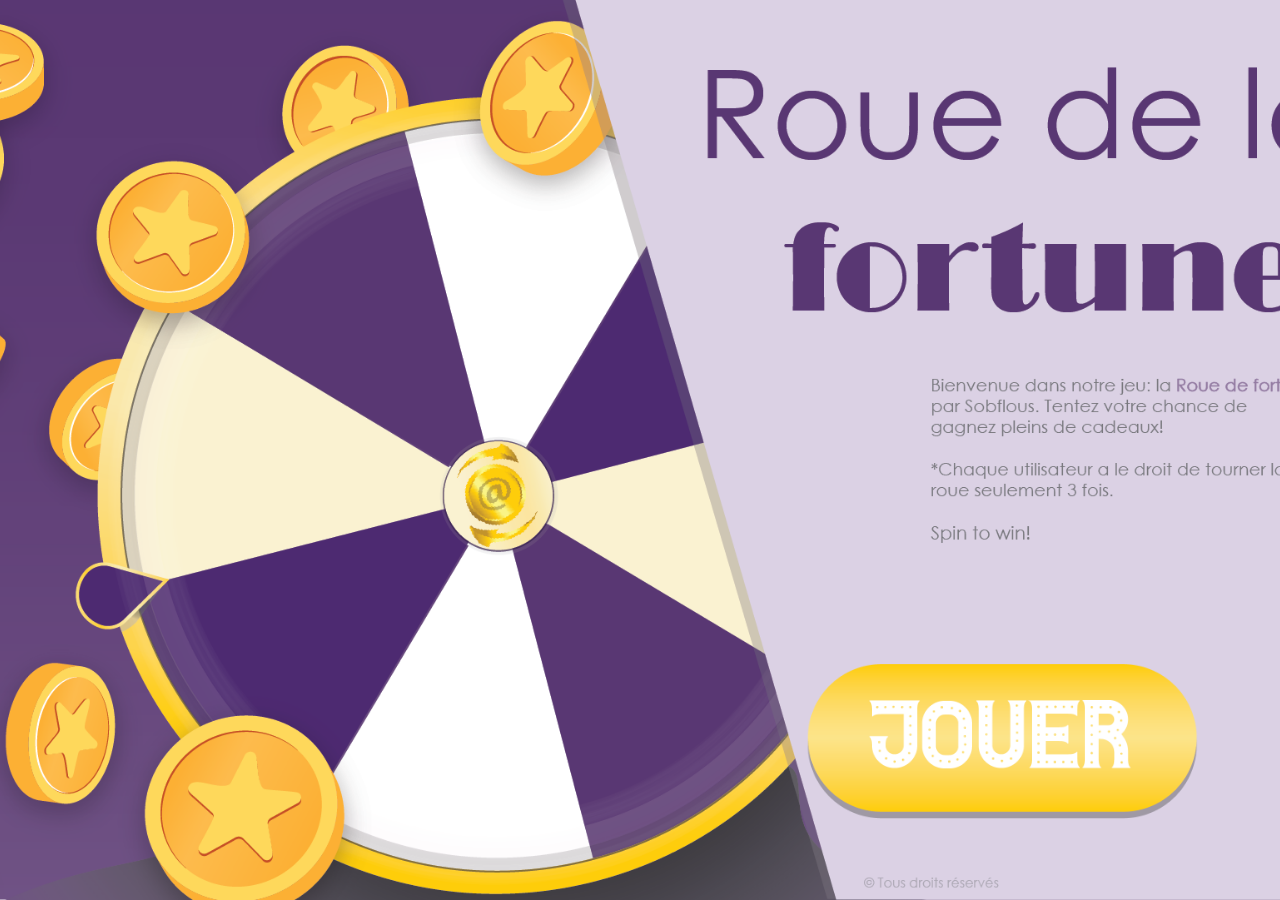
<file: spinning wheel/spinwheel.html>
<!DOCTYPE html>
<html>
<head>
	<title>spin wheel</title>
	<link rel="stylesheet" type="text/css" href="style.css">
</head>
<body>

<a href="index.html"  class="btn"></a>
  <!--
<audio controls><id="my-audio" loop="loop" src="fortunesound.mp3" type="audio/mpeg" autoplay="autoplay"></audio>-->
</body>

</html>
</file>
<file: spinning wheel/style.css>
html { 
  background: url(first.png) no-repeat center center fixed; 
  -webkit-background-size: cover;
  -moz-background-size: cover;
  -o-background-size: cover;
  background-size: cover;
}
.btn {
    height: 100px;
 	width: 300px;
 	border:0;
 	background-size: 100%;
 	background-size: 150px 360px auto;
    background-position: 50% 50%;
    background-image: url("jouer-01.png");
    background-repeat: no-repeat;
    border-radius: 60px;
    position: absolute;
    padding: 5%;
 	right: 5%;
    bottom: 5%;

}
a:hover{
transform: scale(1.1);
}
</file>
